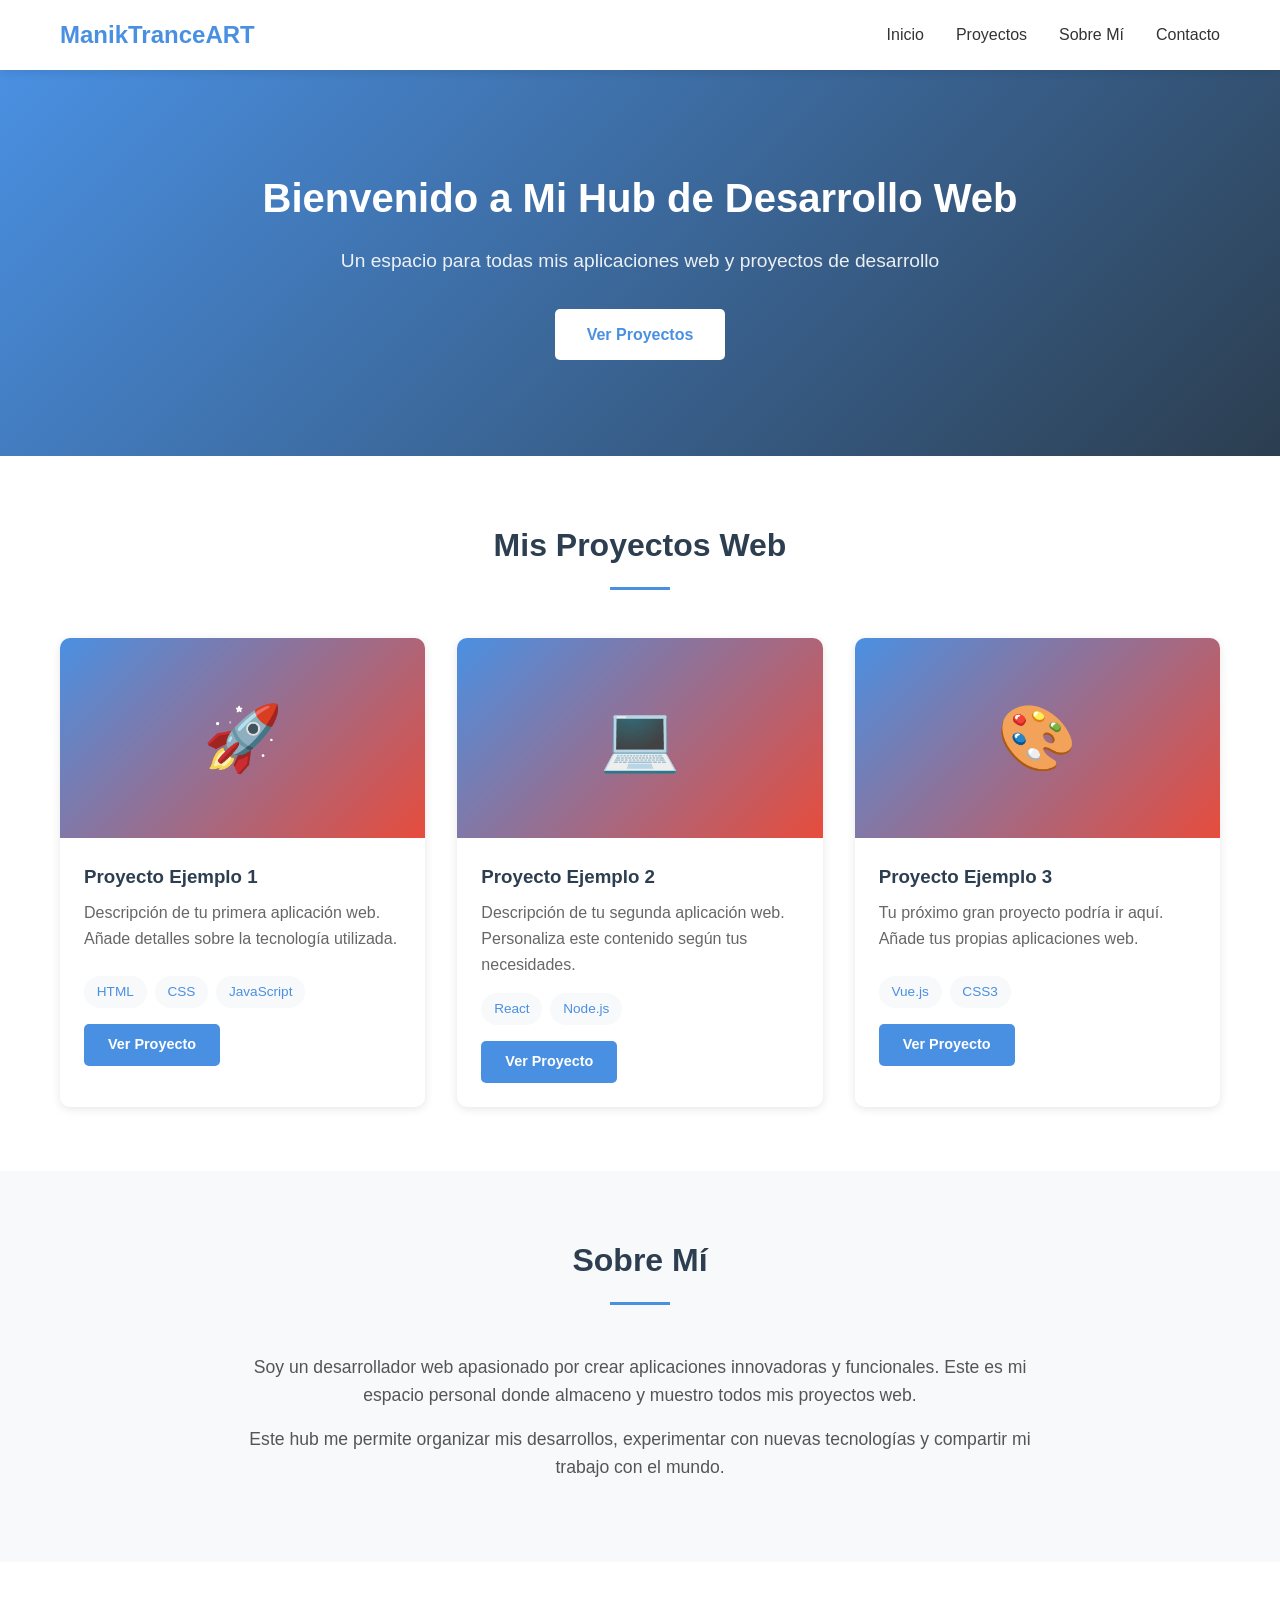
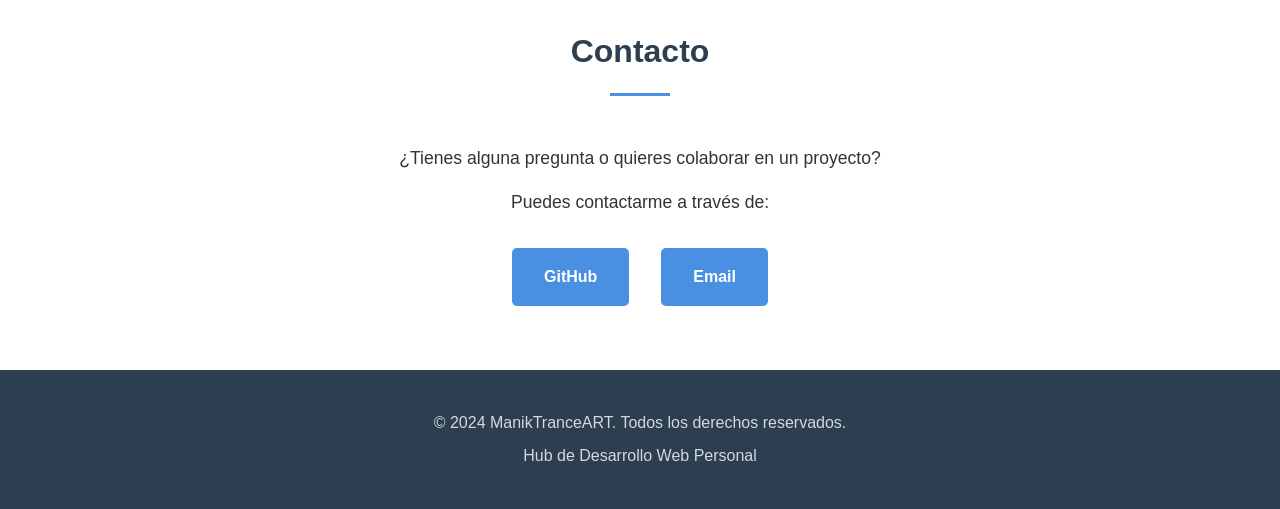
<file: index.html>
<!DOCTYPE html>
<html lang="es">
<head>
    <meta charset="UTF-8">
    <meta name="viewport" content="width=device-width, initial-scale=1.0">
    <title>Mi Hub de Desarrollo Web</title>
    <link rel="stylesheet" href="styles/main.css">
</head>
<body>
    <header>
        <nav class="navbar">
            <div class="container">
                <div class="logo">
                    <h1>ManikTranceART</h1>
                </div>
                <ul class="nav-menu">
                    <li><a href="#inicio">Inicio</a></li>
                    <li><a href="#proyectos">Proyectos</a></li>
                    <li><a href="#sobre-mi">Sobre Mí</a></li>
                    <li><a href="#contacto">Contacto</a></li>
                </ul>
            </div>
        </nav>
    </header>

    <main>
        <!-- Hero Section -->
        <section id="inicio" class="hero">
            <div class="container">
                <div class="hero-content">
                    <h2>Bienvenido a Mi Hub de Desarrollo Web</h2>
                    <p>Un espacio para todas mis aplicaciones web y proyectos de desarrollo</p>
                    <a href="#proyectos" class="btn btn-primary">Ver Proyectos</a>
                </div>
            </div>
        </section>

        <!-- Projects Section -->
        <section id="proyectos" class="projects">
            <div class="container">
                <h2 class="section-title">Mis Proyectos Web</h2>
                <div class="projects-grid">
                    <div class="project-card">
                        <div class="project-image">
                            <div class="placeholder-image">🚀</div>
                        </div>
                        <div class="project-info">
                            <h3>Proyecto Ejemplo 1</h3>
                            <p>Descripción de tu primera aplicación web. Añade detalles sobre la tecnología utilizada.</p>
                            <div class="project-tags">
                                <span class="tag">HTML</span>
                                <span class="tag">CSS</span>
                                <span class="tag">JavaScript</span>
                            </div>
                            <a href="proyectos/proyecto1/index.html" class="btn btn-secondary">Ver Proyecto</a>
                        </div>
                    </div>

                    <div class="project-card">
                        <div class="project-image">
                            <div class="placeholder-image">💻</div>
                        </div>
                        <div class="project-info">
                            <h3>Proyecto Ejemplo 2</h3>
                            <p>Descripción de tu segunda aplicación web. Personaliza este contenido según tus necesidades.</p>
                            <div class="project-tags">
                                <span class="tag">React</span>
                                <span class="tag">Node.js</span>
                            </div>
                            <a href="proyectos/proyecto2/index.html" class="btn btn-secondary">Ver Proyecto</a>
                        </div>
                    </div>

                    <div class="project-card">
                        <div class="project-image">
                            <div class="placeholder-image">🎨</div>
                        </div>
                        <div class="project-info">
                            <h3>Proyecto Ejemplo 3</h3>
                            <p>Tu próximo gran proyecto podría ir aquí. Añade tus propias aplicaciones web.</p>
                            <div class="project-tags">
                                <span class="tag">Vue.js</span>
                                <span class="tag">CSS3</span>
                            </div>
                            <a href="proyectos/proyecto3/index.html" class="btn btn-secondary">Ver Proyecto</a>
                        </div>
                    </div>
                </div>
            </div>
        </section>

        <!-- About Section -->
        <section id="sobre-mi" class="about">
            <div class="container">
                <h2 class="section-title">Sobre Mí</h2>
                <div class="about-content">
                    <p>Soy un desarrollador web apasionado por crear aplicaciones innovadoras y funcionales. Este es mi espacio personal donde almaceno y muestro todos mis proyectos web.</p>
                    <p>Este hub me permite organizar mis desarrollos, experimentar con nuevas tecnologías y compartir mi trabajo con el mundo.</p>
                </div>
            </div>
        </section>

        <!-- Contact Section -->
        <section id="contacto" class="contact">
            <div class="container">
                <h2 class="section-title">Contacto</h2>
                <div class="contact-content">
                    <p>¿Tienes alguna pregunta o quieres colaborar en un proyecto?</p>
                    <p>Puedes contactarme a través de:</p>
                    <div class="contact-links">
                        <a href="https://github.com/ManikTranceART" target="_blank" rel="noopener noreferrer" class="contact-link">
                            <span>GitHub</span>
                        </a>
                        <a href="mailto:tu-email@ejemplo.com" class="contact-link">
                            <span>Email</span>
                        </a>
                    </div>
                </div>
            </div>
        </section>
    </main>

    <footer>
        <div class="container">
            <p>&copy; 2024 ManikTranceART. Todos los derechos reservados.</p>
            <p>Hub de Desarrollo Web Personal</p>
        </div>
    </footer>
</body>
</html>
</file>
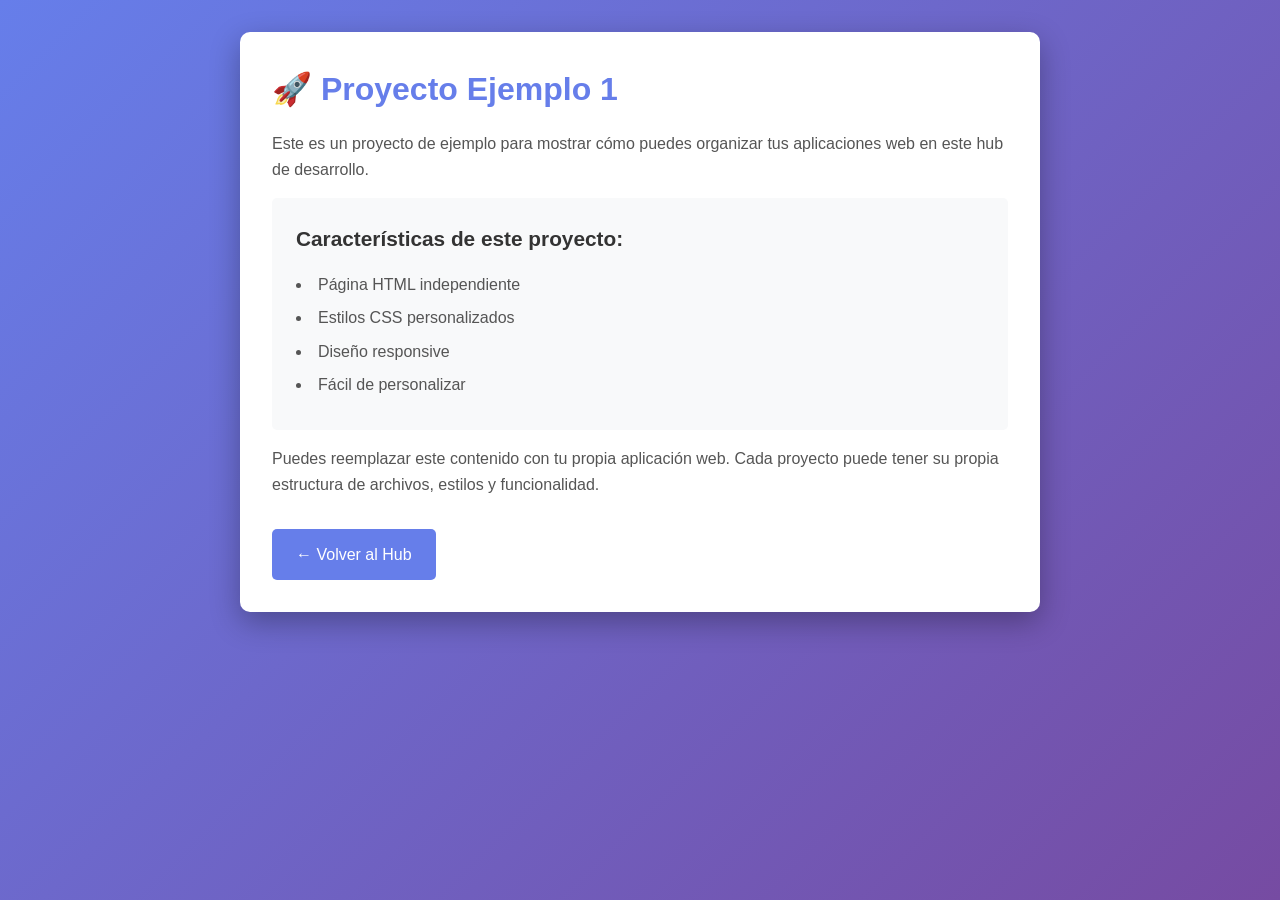
<file: proyectos/proyecto1/index.html>
<!DOCTYPE html>
<html lang="es">
<head>
    <meta charset="UTF-8">
    <meta name="viewport" content="width=device-width, initial-scale=1.0">
    <title>Proyecto 1 - Ejemplo</title>
    <style>
        * {
            margin: 0;
            padding: 0;
            box-sizing: border-box;
        }
        
        body {
            font-family: 'Segoe UI', Tahoma, Geneva, Verdana, sans-serif;
            line-height: 1.6;
            background: linear-gradient(135deg, #667eea 0%, #764ba2 100%);
            min-height: 100vh;
            display: flex;
            flex-direction: column;
        }
        
        .container {
            max-width: 800px;
            margin: 2rem auto;
            padding: 2rem;
            background: white;
            border-radius: 10px;
            box-shadow: 0 10px 30px rgba(0, 0, 0, 0.3);
        }
        
        h1 {
            color: #667eea;
            margin-bottom: 1rem;
        }
        
        p {
            color: #555;
            margin-bottom: 1rem;
        }
        
        .back-link {
            display: inline-block;
            margin-top: 1rem;
            padding: 0.8rem 1.5rem;
            background-color: #667eea;
            color: white;
            text-decoration: none;
            border-radius: 5px;
            transition: all 0.3s ease;
        }
        
        .back-link:hover {
            background-color: #764ba2;
            transform: translateY(-2px);
        }
        
        .feature-list {
            background-color: #f8f9fa;
            padding: 1.5rem;
            border-radius: 5px;
            margin: 1rem 0;
        }
        
        .feature-list h2 {
            color: #333;
            font-size: 1.3rem;
            margin-bottom: 1rem;
        }
        
        .feature-list ul {
            list-style-position: inside;
            color: #555;
        }
        
        .feature-list li {
            margin-bottom: 0.5rem;
        }
    </style>
</head>
<body>
    <div class="container">
        <h1>🚀 Proyecto Ejemplo 1</h1>
        <p>Este es un proyecto de ejemplo para mostrar cómo puedes organizar tus aplicaciones web en este hub de desarrollo.</p>
        
        <div class="feature-list">
            <h2>Características de este proyecto:</h2>
            <ul>
                <li>Página HTML independiente</li>
                <li>Estilos CSS personalizados</li>
                <li>Diseño responsive</li>
                <li>Fácil de personalizar</li>
            </ul>
        </div>
        
        <p>Puedes reemplazar este contenido con tu propia aplicación web. Cada proyecto puede tener su propia estructura de archivos, estilos y funcionalidad.</p>
        
        <a href="../../index.html" class="back-link">← Volver al Hub</a>
    </div>
</body>
</html>
</file>
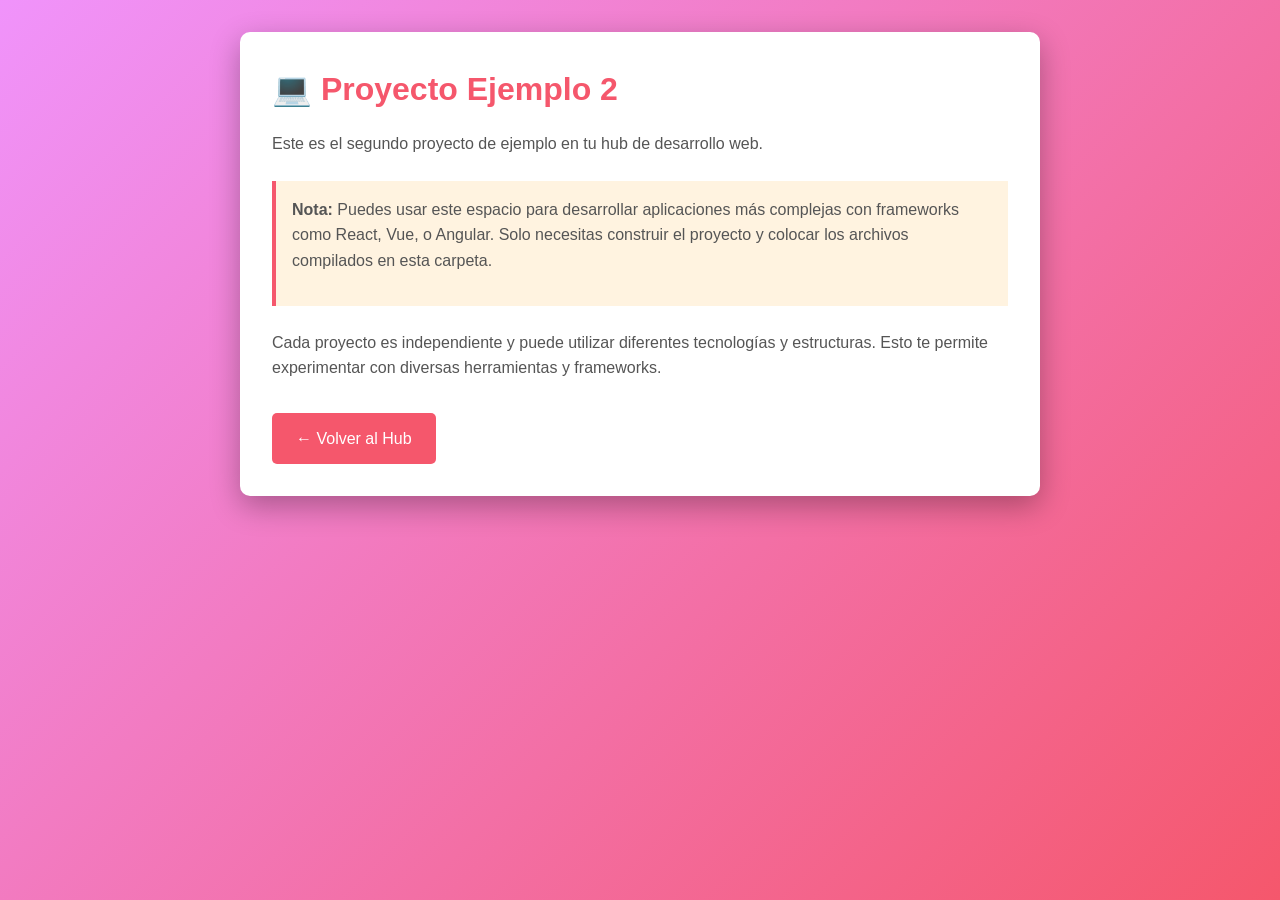
<file: proyectos/proyecto2/index.html>
<!DOCTYPE html>
<html lang="es">
<head>
    <meta charset="UTF-8">
    <meta name="viewport" content="width=device-width, initial-scale=1.0">
    <title>Proyecto 2 - Ejemplo</title>
    <style>
        * {
            margin: 0;
            padding: 0;
            box-sizing: border-box;
        }
        
        body {
            font-family: 'Segoe UI', Tahoma, Geneva, Verdana, sans-serif;
            line-height: 1.6;
            background: linear-gradient(135deg, #f093fb 0%, #f5576c 100%);
            min-height: 100vh;
            display: flex;
            flex-direction: column;
        }
        
        .container {
            max-width: 800px;
            margin: 2rem auto;
            padding: 2rem;
            background: white;
            border-radius: 10px;
            box-shadow: 0 10px 30px rgba(0, 0, 0, 0.3);
        }
        
        h1 {
            color: #f5576c;
            margin-bottom: 1rem;
        }
        
        p {
            color: #555;
            margin-bottom: 1rem;
        }
        
        .back-link {
            display: inline-block;
            margin-top: 1rem;
            padding: 0.8rem 1.5rem;
            background-color: #f5576c;
            color: white;
            text-decoration: none;
            border-radius: 5px;
            transition: all 0.3s ease;
        }
        
        .back-link:hover {
            background-color: #f093fb;
            transform: translateY(-2px);
        }
        
        .info-box {
            background-color: #fff3e0;
            border-left: 4px solid #f5576c;
            padding: 1rem;
            margin: 1.5rem 0;
        }
    </style>
</head>
<body>
    <div class="container">
        <h1>💻 Proyecto Ejemplo 2</h1>
        <p>Este es el segundo proyecto de ejemplo en tu hub de desarrollo web.</p>
        
        <div class="info-box">
            <p><strong>Nota:</strong> Puedes usar este espacio para desarrollar aplicaciones más complejas con frameworks como React, Vue, o Angular. Solo necesitas construir el proyecto y colocar los archivos compilados en esta carpeta.</p>
        </div>
        
        <p>Cada proyecto es independiente y puede utilizar diferentes tecnologías y estructuras. Esto te permite experimentar con diversas herramientas y frameworks.</p>
        
        <a href="../../index.html" class="back-link">← Volver al Hub</a>
    </div>
</body>
</html>
</file>
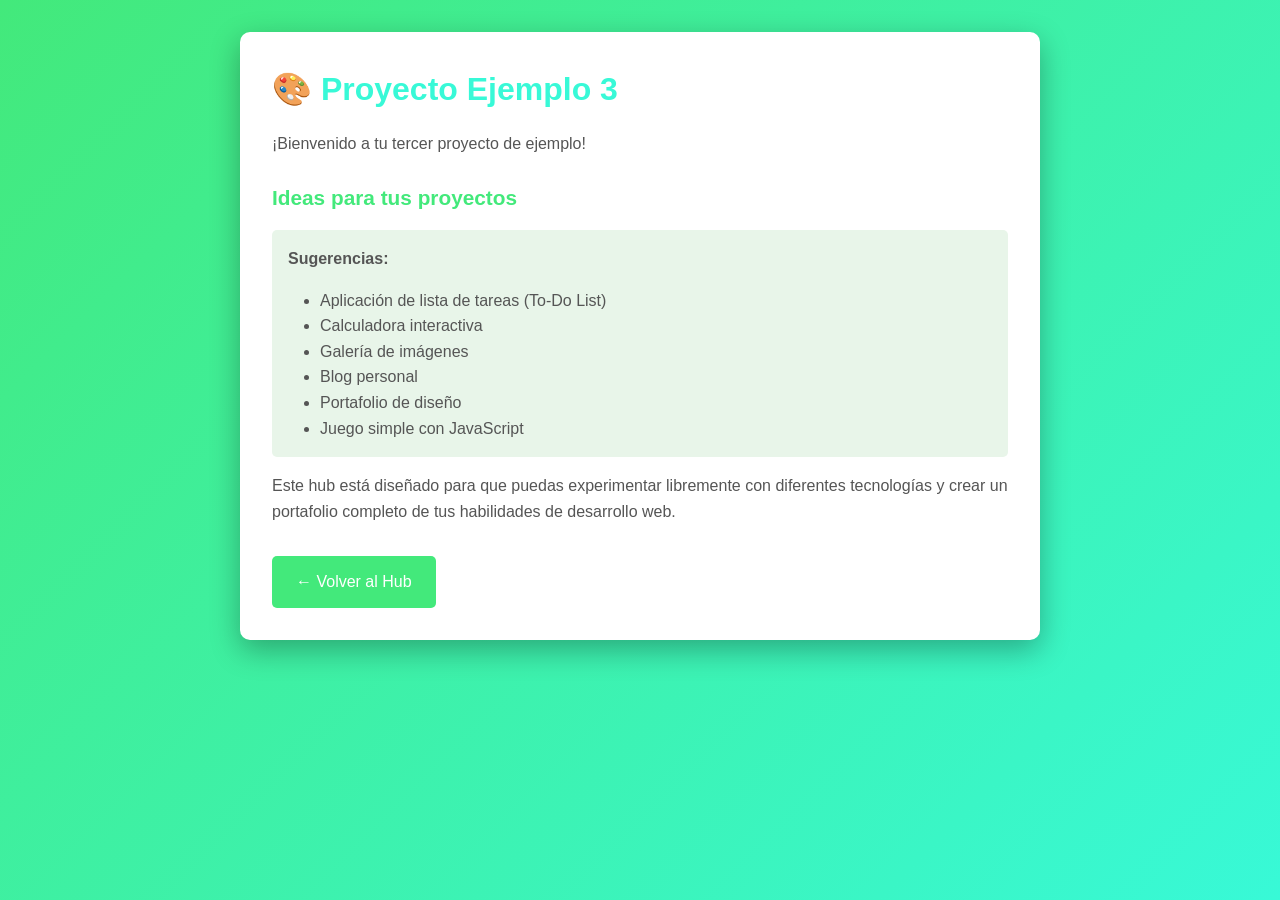
<file: proyectos/proyecto3/index.html>
<!DOCTYPE html>
<html lang="es">
<head>
    <meta charset="UTF-8">
    <meta name="viewport" content="width=device-width, initial-scale=1.0">
    <title>Proyecto 3 - Ejemplo</title>
    <style>
        * {
            margin: 0;
            padding: 0;
            box-sizing: border-box;
        }
        
        body {
            font-family: 'Segoe UI', Tahoma, Geneva, Verdana, sans-serif;
            line-height: 1.6;
            background: linear-gradient(135deg, #43e97b 0%, #38f9d7 100%);
            min-height: 100vh;
            display: flex;
            flex-direction: column;
        }
        
        .container {
            max-width: 800px;
            margin: 2rem auto;
            padding: 2rem;
            background: white;
            border-radius: 10px;
            box-shadow: 0 10px 30px rgba(0, 0, 0, 0.3);
        }
        
        h1 {
            color: #38f9d7;
            margin-bottom: 1rem;
        }
        
        h2 {
            color: #43e97b;
            margin: 1.5rem 0 1rem 0;
            font-size: 1.3rem;
        }
        
        p {
            color: #555;
            margin-bottom: 1rem;
        }
        
        .back-link {
            display: inline-block;
            margin-top: 1rem;
            padding: 0.8rem 1.5rem;
            background-color: #43e97b;
            color: white;
            text-decoration: none;
            border-radius: 5px;
            transition: all 0.3s ease;
        }
        
        .back-link:hover {
            background-color: #38f9d7;
            transform: translateY(-2px);
        }
        
        .tip {
            background-color: #e8f5e9;
            border-radius: 5px;
            padding: 1rem;
            margin: 1rem 0;
        }
    </style>
</head>
<body>
    <div class="container">
        <h1>🎨 Proyecto Ejemplo 3</h1>
        <p>¡Bienvenido a tu tercer proyecto de ejemplo!</p>
        
        <h2>Ideas para tus proyectos</h2>
        <div class="tip">
            <p><strong>Sugerencias:</strong></p>
            <ul style="margin-left: 2rem; color: #555;">
                <li>Aplicación de lista de tareas (To-Do List)</li>
                <li>Calculadora interactiva</li>
                <li>Galería de imágenes</li>
                <li>Blog personal</li>
                <li>Portafolio de diseño</li>
                <li>Juego simple con JavaScript</li>
            </ul>
        </div>
        
        <p>Este hub está diseñado para que puedas experimentar libremente con diferentes tecnologías y crear un portafolio completo de tus habilidades de desarrollo web.</p>
        
        <a href="../../index.html" class="back-link">← Volver al Hub</a>
    </div>
</body>
</html>
</file>
<file: styles/main.css>
/* Reset and Base Styles */
* {
    margin: 0;
    padding: 0;
    box-sizing: border-box;
}

:root {
    --primary-color: #4a90e2;
    --secondary-color: #2c3e50;
    --accent-color: #e74c3c;
    --text-color: #333;
    --light-bg: #f8f9fa;
    --white: #ffffff;
    --shadow: 0 2px 10px rgba(0, 0, 0, 0.1);
    --transition: all 0.3s ease;
}

body {
    font-family: 'Segoe UI', Tahoma, Geneva, Verdana, sans-serif;
    line-height: 1.6;
    color: var(--text-color);
    background-color: var(--light-bg);
}

.container {
    max-width: 1200px;
    margin: 0 auto;
    padding: 0 20px;
}

/* Navigation */
.navbar {
    background-color: var(--white);
    box-shadow: var(--shadow);
    position: sticky;
    top: 0;
    z-index: 1000;
}

.navbar .container {
    display: flex;
    justify-content: space-between;
    align-items: center;
    padding: 1rem 20px;
}

.logo h1 {
    color: var(--primary-color);
    font-size: 1.5rem;
}

.nav-menu {
    display: flex;
    list-style: none;
    gap: 2rem;
}

.nav-menu a {
    text-decoration: none;
    color: var(--text-color);
    font-weight: 500;
    transition: var(--transition);
}

.nav-menu a:hover {
    color: var(--primary-color);
}

/* Hero Section */
.hero {
    background: linear-gradient(135deg, var(--primary-color), var(--secondary-color));
    color: var(--white);
    padding: 6rem 0;
    text-align: center;
}

.hero-content h2 {
    font-size: 2.5rem;
    margin-bottom: 1rem;
}

.hero-content p {
    font-size: 1.2rem;
    margin-bottom: 2rem;
    opacity: 0.9;
}

/* Buttons */
.btn {
    display: inline-block;
    padding: 0.8rem 2rem;
    border-radius: 5px;
    text-decoration: none;
    transition: var(--transition);
    font-weight: 600;
    cursor: pointer;
}

.btn-primary {
    background-color: var(--white);
    color: var(--primary-color);
}

.btn-primary:hover {
    transform: translateY(-2px);
    box-shadow: 0 4px 15px rgba(0, 0, 0, 0.2);
}

.btn-secondary {
    background-color: var(--primary-color);
    color: var(--white);
    font-size: 0.9rem;
    padding: 0.6rem 1.5rem;
}

.btn-secondary:hover {
    background-color: var(--secondary-color);
    transform: translateY(-2px);
}

/* Sections */
section {
    padding: 4rem 0;
}

.section-title {
    text-align: center;
    font-size: 2rem;
    margin-bottom: 3rem;
    color: var(--secondary-color);
    position: relative;
}

.section-title::after {
    content: '';
    display: block;
    width: 60px;
    height: 3px;
    background-color: var(--primary-color);
    margin: 1rem auto;
}

/* Projects Section */
.projects {
    background-color: var(--white);
}

.projects-grid {
    display: grid;
    grid-template-columns: repeat(auto-fit, minmax(300px, 1fr));
    gap: 2rem;
}

.project-card {
    background-color: var(--white);
    border-radius: 10px;
    overflow: hidden;
    box-shadow: var(--shadow);
    transition: var(--transition);
}

.project-card:hover {
    transform: translateY(-5px);
    box-shadow: 0 5px 20px rgba(0, 0, 0, 0.15);
}

.project-image {
    height: 200px;
    background: linear-gradient(135deg, var(--primary-color), var(--accent-color));
    display: flex;
    align-items: center;
    justify-content: center;
}

.placeholder-image {
    font-size: 4rem;
}

.project-info {
    padding: 1.5rem;
}

.project-info h3 {
    color: var(--secondary-color);
    margin-bottom: 0.5rem;
}

.project-info p {
    color: #666;
    margin-bottom: 1rem;
    min-height: 60px;
}

.project-tags {
    display: flex;
    flex-wrap: wrap;
    gap: 0.5rem;
    margin-bottom: 1rem;
}

.tag {
    background-color: var(--light-bg);
    color: var(--primary-color);
    padding: 0.3rem 0.8rem;
    border-radius: 20px;
    font-size: 0.85rem;
    font-weight: 500;
}

/* About Section */
.about-content {
    max-width: 800px;
    margin: 0 auto;
    text-align: center;
}

.about-content p {
    font-size: 1.1rem;
    margin-bottom: 1rem;
    color: #555;
}

/* Contact Section */
.contact {
    background-color: var(--white);
}

.contact-content {
    text-align: center;
    max-width: 600px;
    margin: 0 auto;
}

.contact-content p {
    font-size: 1.1rem;
    margin-bottom: 1rem;
}

.contact-links {
    display: flex;
    justify-content: center;
    gap: 2rem;
    margin-top: 2rem;
}

.contact-link {
    text-decoration: none;
    color: var(--white);
    background-color: var(--primary-color);
    padding: 1rem 2rem;
    border-radius: 5px;
    transition: var(--transition);
    font-weight: 600;
}

.contact-link:hover {
    background-color: var(--secondary-color);
    transform: translateY(-2px);
}

/* Footer */
footer {
    background-color: var(--secondary-color);
    color: var(--white);
    text-align: center;
    padding: 2rem 0;
}

footer p {
    margin: 0.5rem 0;
    opacity: 0.8;
}

/* Responsive Design */
@media (max-width: 768px) {
    .navbar .container {
        flex-direction: column;
        gap: 1rem;
    }
    
    .nav-menu {
        flex-direction: column;
        gap: 1rem;
        text-align: center;
    }
    
    .hero-content h2 {
        font-size: 2rem;
    }
    
    .projects-grid {
        grid-template-columns: 1fr;
    }
    
    .contact-links {
        flex-direction: column;
        gap: 1rem;
    }
}
</file>
